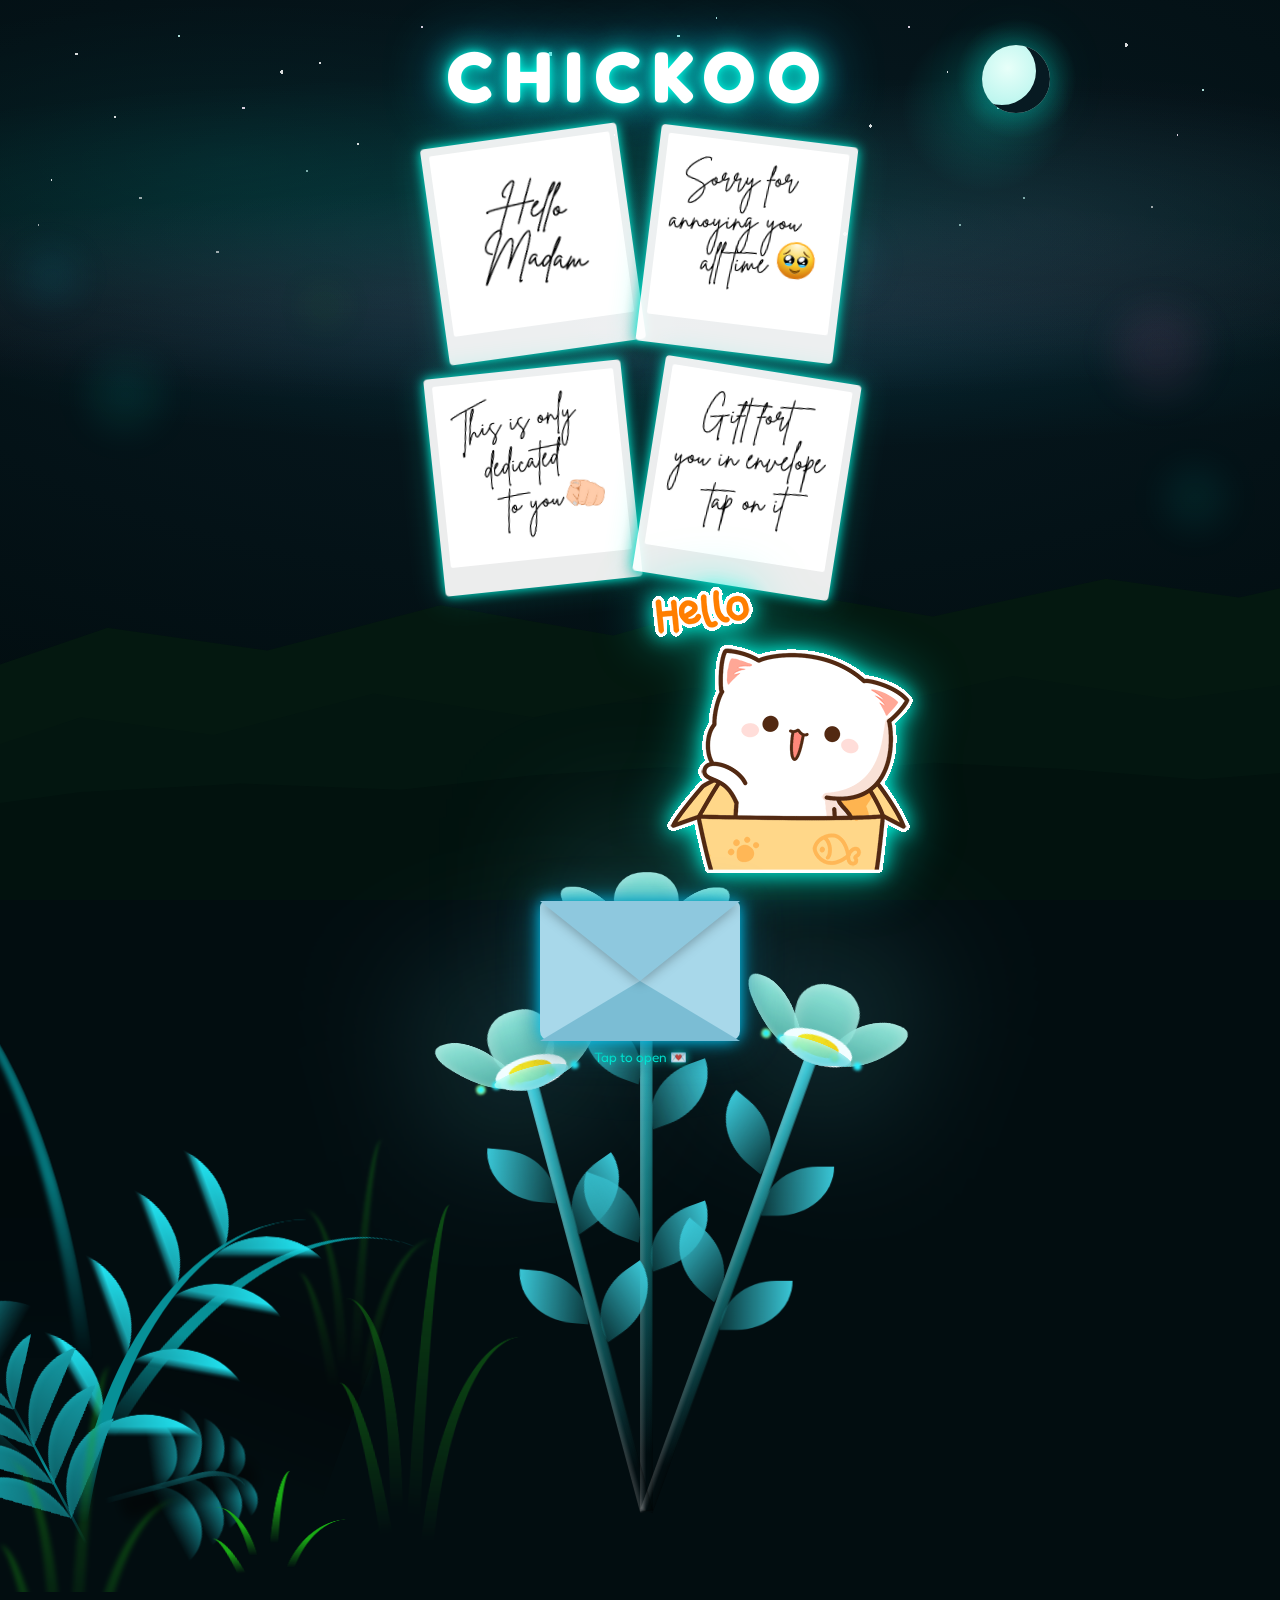
<file: index.html>
<!DOCTYPE html>
<html lang="en">
<head>
  <meta charset="UTF-8" />
  <meta name="viewport" content="width=device-width, initial-scale=1.0"/>
  <title>Chickoo 🐼</title>
  <link rel="stylesheet" href="chickoo.css" />
  <link href="https://fonts.googleapis.com/css2?family=Fredoka+One&family=Nunito:wght@400;700&display=swap" rel="stylesheet"/>
</head>
<body>

  <!-- Background layers -->
  <div class="stars"></div>
  <div class="moon"></div>
  <div class="hills">
    <div class="hills-back"></div>
    <div class="hills-mid"></div>
    <div class="hills-front"></div>
  </div>
  <div class="bokeh">
    <span></span><span></span><span></span><span></span>
    <span></span><span></span><span></span>
  </div>

  <!-- Floating Particles -->
  <div class="particles">
    <span></span><span></span><span></span><span></span><span></span>
    <span></span><span></span><span></span><span></span><span></span>
  </div>

  <!-- Title -->
  <h1 class="title">CHICKOO</h1>

  <!-- Photo Cards -->
  <div class="photos-grid">
    <div class="photo-card card-1">
      <img src="hello.png" alt="Photo 1" />
    </div>
    <div class="photo-card card-2">
      <img src="text 5.png" alt="Photo 2" />
    </div>
    <div class="photo-card card-3">
      <img src="text 4.png" alt="Photo 3" />
    </div>
    <div class="photo-card card-4">
      <img src="text 6.png" alt="Photo 4" />
    </div>
  </div>

  <!-- Panda -->
  <div class="panda-wrap">
    <div class="panda">
      <img src="hii.gif" alt="Photo 4" />
      
    </div>
  </div>

  <!-- Envelope -->
  <div class="envelope-wrap" id="envelopeWrap">
    <div class="envelope" id="envelope" onclick="openEnvelope()">
      <!-- Envelope body -->
      <div class="env-body">
        <div class="env-flap" id="envFlap"></div>
        <div class="env-letter" id="envLetter">
          <!-- Replace src with your GIF -->
          <img src="tounge_tease.gif" alt="Surprise GIF" class="letter-gif" id="letterGif"/>
          <p class="letter-text">He He He He 🐼</p>
        </div>
        <div class="env-bottom"></div>
      </div>
      <p class="tap-hint" id="tapHint">Tap to open 💌</p>
    </div>
  </div>

  <!-- Flowers -->
  <div class="flowers">
    <div class="flower flower--1">
      <div class="flower__leafs flower__leafs--1">
        <div class="flower__leaf flower__leaf--1"></div>
        <div class="flower__leaf flower__leaf--2"></div>
        <div class="flower__leaf flower__leaf--3"></div>
        <div class="flower__leaf flower__leaf--4"></div>
        <div class="flower__white-circle"></div>
        <div class="flower__light flower__light--1"></div>
        <div class="flower__light flower__light--2"></div>
        <div class="flower__light flower__light--3"></div>
        <div class="flower__light flower__light--4"></div>
        <div class="flower__light flower__light--5"></div>
        <div class="flower__light flower__light--6"></div>
        <div class="flower__light flower__light--7"></div>
        <div class="flower__light flower__light--8"></div>
      </div>
      <div class="flower__line">
        <div class="flower__line__leaf flower__line__leaf--1"></div>
        <div class="flower__line__leaf flower__line__leaf--2"></div>
        <div class="flower__line__leaf flower__line__leaf--3"></div>
        <div class="flower__line__leaf flower__line__leaf--4"></div>
        <div class="flower__line__leaf flower__line__leaf--5"></div>
        <div class="flower__line__leaf flower__line__leaf--6"></div>
      </div>
    </div>

    <div class="flower flower--2">
      <div class="flower__leafs flower__leafs--2">
        <div class="flower__leaf flower__leaf--1"></div>
        <div class="flower__leaf flower__leaf--2"></div>
        <div class="flower__leaf flower__leaf--3"></div>
        <div class="flower__leaf flower__leaf--4"></div>
        <div class="flower__white-circle"></div>
        <div class="flower__light flower__light--1"></div>
        <div class="flower__light flower__light--2"></div>
        <div class="flower__light flower__light--3"></div>
        <div class="flower__light flower__light--4"></div>
        <div class="flower__light flower__light--5"></div>
        <div class="flower__light flower__light--6"></div>
        <div class="flower__light flower__light--7"></div>
        <div class="flower__light flower__light--8"></div>
      </div>
      <div class="flower__line">
        <div class="flower__line__leaf flower__line__leaf--1"></div>
        <div class="flower__line__leaf flower__line__leaf--2"></div>
        <div class="flower__line__leaf flower__line__leaf--3"></div>
        <div class="flower__line__leaf flower__line__leaf--4"></div>
      </div>
    </div>

    <div class="flower flower--3">
      <div class="flower__leafs flower__leafs--3">
        <div class="flower__leaf flower__leaf--1"></div>
        <div class="flower__leaf flower__leaf--2"></div>
        <div class="flower__leaf flower__leaf--3"></div>
        <div class="flower__leaf flower__leaf--4"></div>
        <div class="flower__white-circle"></div>
        <div class="flower__light flower__light--1"></div>
        <div class="flower__light flower__light--2"></div>
        <div class="flower__light flower__light--3"></div>
        <div class="flower__light flower__light--4"></div>
        <div class="flower__light flower__light--5"></div>
        <div class="flower__light flower__light--6"></div>
        <div class="flower__light flower__light--7"></div>
        <div class="flower__light flower__light--8"></div>
      </div>
      <div class="flower__line">
        <div class="flower__line__leaf flower__line__leaf--1"></div>
        <div class="flower__line__leaf flower__line__leaf--2"></div>
        <div class="flower__line__leaf flower__line__leaf--3"></div>
        <div class="flower__line__leaf flower__line__leaf--4"></div>
      </div>
    </div>

    <div class="grow-ans" style="--d:1.2s">
      <div class="flower__g-long">
        <div class="flower__g-long__top"></div>
        <div class="flower__g-long__bottom"></div>
      </div>
    </div>

    <div class="growing-grass">
      <div class="flower__grass flower__grass--1">
        <div class="flower__grass--top"></div>
        <div class="flower__grass--bottom"></div>
        <div class="flower__grass__leaf flower__grass__leaf--1"></div>
        <div class="flower__grass__leaf flower__grass__leaf--2"></div>
        <div class="flower__grass__leaf flower__grass__leaf--3"></div>
        <div class="flower__grass__leaf flower__grass__leaf--4"></div>
        <div class="flower__grass__leaf flower__grass__leaf--5"></div>
        <div class="flower__grass__leaf flower__grass__leaf--6"></div>
        <div class="flower__grass__leaf flower__grass__leaf--7"></div>
        <div class="flower__grass__leaf flower__grass__leaf--8"></div>
        <div class="flower__grass__overlay"></div>
      </div>
    </div>

    <div class="growing-grass">
      <div class="flower__grass flower__grass--2">
        <div class="flower__grass--top"></div>
        <div class="flower__grass--bottom"></div>
        <div class="flower__grass__leaf flower__grass__leaf--1"></div>
        <div class="flower__grass__leaf flower__grass__leaf--2"></div>
        <div class="flower__grass__leaf flower__grass__leaf--3"></div>
        <div class="flower__grass__leaf flower__grass__leaf--4"></div>
        <div class="flower__grass__leaf flower__grass__leaf--5"></div>
        <div class="flower__grass__leaf flower__grass__leaf--6"></div>
        <div class="flower__grass__leaf flower__grass__leaf--7"></div>
        <div class="flower__grass__leaf flower__grass__leaf--8"></div>
        <div class="flower__grass__overlay"></div>
      </div>
    </div>

    <div class="grow-ans" style="--d:2.4s">
      <div class="flower__g-right flower__g-right--1"><div class="leaf"></div></div>
    </div>
    <div class="grow-ans" style="--d:2.8s">
      <div class="flower__g-right flower__g-right--2"><div class="leaf"></div></div>
    </div>

    <div class="grow-ans" style="--d:2.8s">
      <div class="flower__g-front">
        <div class="flower__g-front__leaf-wrapper flower__g-front__leaf-wrapper--1"><div class="flower__g-front__leaf"></div></div>
        <div class="flower__g-front__leaf-wrapper flower__g-front__leaf-wrapper--2"><div class="flower__g-front__leaf"></div></div>
        <div class="flower__g-front__leaf-wrapper flower__g-front__leaf-wrapper--3"><div class="flower__g-front__leaf"></div></div>
        <div class="flower__g-front__leaf-wrapper flower__g-front__leaf-wrapper--4"><div class="flower__g-front__leaf"></div></div>
        <div class="flower__g-front__leaf-wrapper flower__g-front__leaf-wrapper--5"><div class="flower__g-front__leaf"></div></div>
        <div class="flower__g-front__leaf-wrapper flower__g-front__leaf-wrapper--6"><div class="flower__g-front__leaf"></div></div>
        <div class="flower__g-front__leaf-wrapper flower__g-front__leaf-wrapper--7"><div class="flower__g-front__leaf"></div></div>
        <div class="flower__g-front__leaf-wrapper flower__g-front__leaf-wrapper--8"><div class="flower__g-front__leaf"></div></div>
        <div class="flower__g-front__line"></div>
      </div>
    </div>

    <div class="grow-ans" style="--d:3.2s">
      <div class="flower__g-fr">
        <div class="leaf"></div>
        <div class="flower__g-fr__leaf flower__g-fr__leaf--1"></div>
        <div class="flower__g-fr__leaf flower__g-fr__leaf--2"></div>
        <div class="flower__g-fr__leaf flower__g-fr__leaf--3"></div>
        <div class="flower__g-fr__leaf flower__g-fr__leaf--4"></div>
        <div class="flower__g-fr__leaf flower__g-fr__leaf--5"></div>
        <div class="flower__g-fr__leaf flower__g-fr__leaf--6"></div>
        <div class="flower__g-fr__leaf flower__g-fr__leaf--7"></div>
        <div class="flower__g-fr__leaf flower__g-fr__leaf--8"></div>
      </div>
    </div>

    <div class="long-g long-g--0">
      <div class="grow-ans" style="--d:3s"><div class="leaf leaf--0"></div></div>
      <div class="grow-ans" style="--d:2.2s"><div class="leaf leaf--1"></div></div>
      <div class="grow-ans" style="--d:3.4s"><div class="leaf leaf--2"></div></div>
      <div class="grow-ans" style="--d:3.6s"><div class="leaf leaf--3"></div></div>
    </div>
    <div class="long-g long-g--1">
      <div class="grow-ans" style="--d:3.6s"><div class="leaf leaf--0"></div></div>
      <div class="grow-ans" style="--d:3.8s"><div class="leaf leaf--1"></div></div>
      <div class="grow-ans" style="--d:4s"><div class="leaf leaf--2"></div></div>
      <div class="grow-ans" style="--d:4.2s"><div class="leaf leaf--3"></div></div>
    </div>
    <div class="long-g long-g--2">
      <div class="grow-ans" style="--d:4s"><div class="leaf leaf--0"></div></div>
      <div class="grow-ans" style="--d:4.2s"><div class="leaf leaf--1"></div></div>
      <div class="grow-ans" style="--d:4.4s"><div class="leaf leaf--2"></div></div>
      <div class="grow-ans" style="--d:4.6s"><div class="leaf leaf--3"></div></div>
    </div>
    <div class="long-g long-g--3">
      <div class="grow-ans" style="--d:4s"><div class="leaf leaf--0"></div></div>
      <div class="grow-ans" style="--d:4.2s"><div class="leaf leaf--1"></div></div>
      <div class="grow-ans" style="--d:3s"><div class="leaf leaf--2"></div></div>
      <div class="grow-ans" style="--d:3.6s"><div class="leaf leaf--3"></div></div>
    </div>
    <div class="long-g long-g--4">
      <div class="grow-ans" style="--d:4s"><div class="leaf leaf--0"></div></div>
      <div class="grow-ans" style="--d:4.2s"><div class="leaf leaf--1"></div></div>
      <div class="grow-ans" style="--d:3s"><div class="leaf leaf--2"></div></div>
      <div class="grow-ans" style="--d:3.6s"><div class="leaf leaf--3"></div></div>
    </div>
    <div class="long-g long-g--5">
      <div class="grow-ans" style="--d:4s"><div class="leaf leaf--0"></div></div>
      <div class="grow-ans" style="--d:4.2s"><div class="leaf leaf--1"></div></div>
      <div class="grow-ans" style="--d:3s"><div class="leaf leaf--2"></div></div>
      <div class="grow-ans" style="--d:3.6s"><div class="leaf leaf--3"></div></div>
    </div>
    <div class="long-g long-g--6">
      <div class="grow-ans" style="--d:4.2s"><div class="leaf leaf--0"></div></div>
      <div class="grow-ans" style="--d:4.4s"><div class="leaf leaf--1"></div></div>
      <div class="grow-ans" style="--d:4.6s"><div class="leaf leaf--2"></div></div>
      <div class="grow-ans" style="--d:4.8s"><div class="leaf leaf--3"></div></div>
    </div>
    <div class="long-g long-g--7">
      <div class="grow-ans" style="--d:3s"><div class="leaf leaf--0"></div></div>
      <div class="grow-ans" style="--d:3.2s"><div class="leaf leaf--1"></div></div>
      <div class="grow-ans" style="--d:3.5s"><div class="leaf leaf--2"></div></div>
      <div class="grow-ans" style="--d:3.6s"><div class="leaf leaf--3"></div></div>
    </div>
  </div>

  <script>
    let opened = false;
    function openEnvelope() {
      if (opened) return;
      opened = true;
      const flap = document.getElementById('envFlap');
      const letter = document.getElementById('envLetter');
      const hint = document.getElementById('tapHint');
      hint.style.display = 'none';
      flap.classList.add('open');
      setTimeout(() => {
        letter.classList.add('reveal');
      }, 600);
    }
  </script>
</body>
</html>
</file>
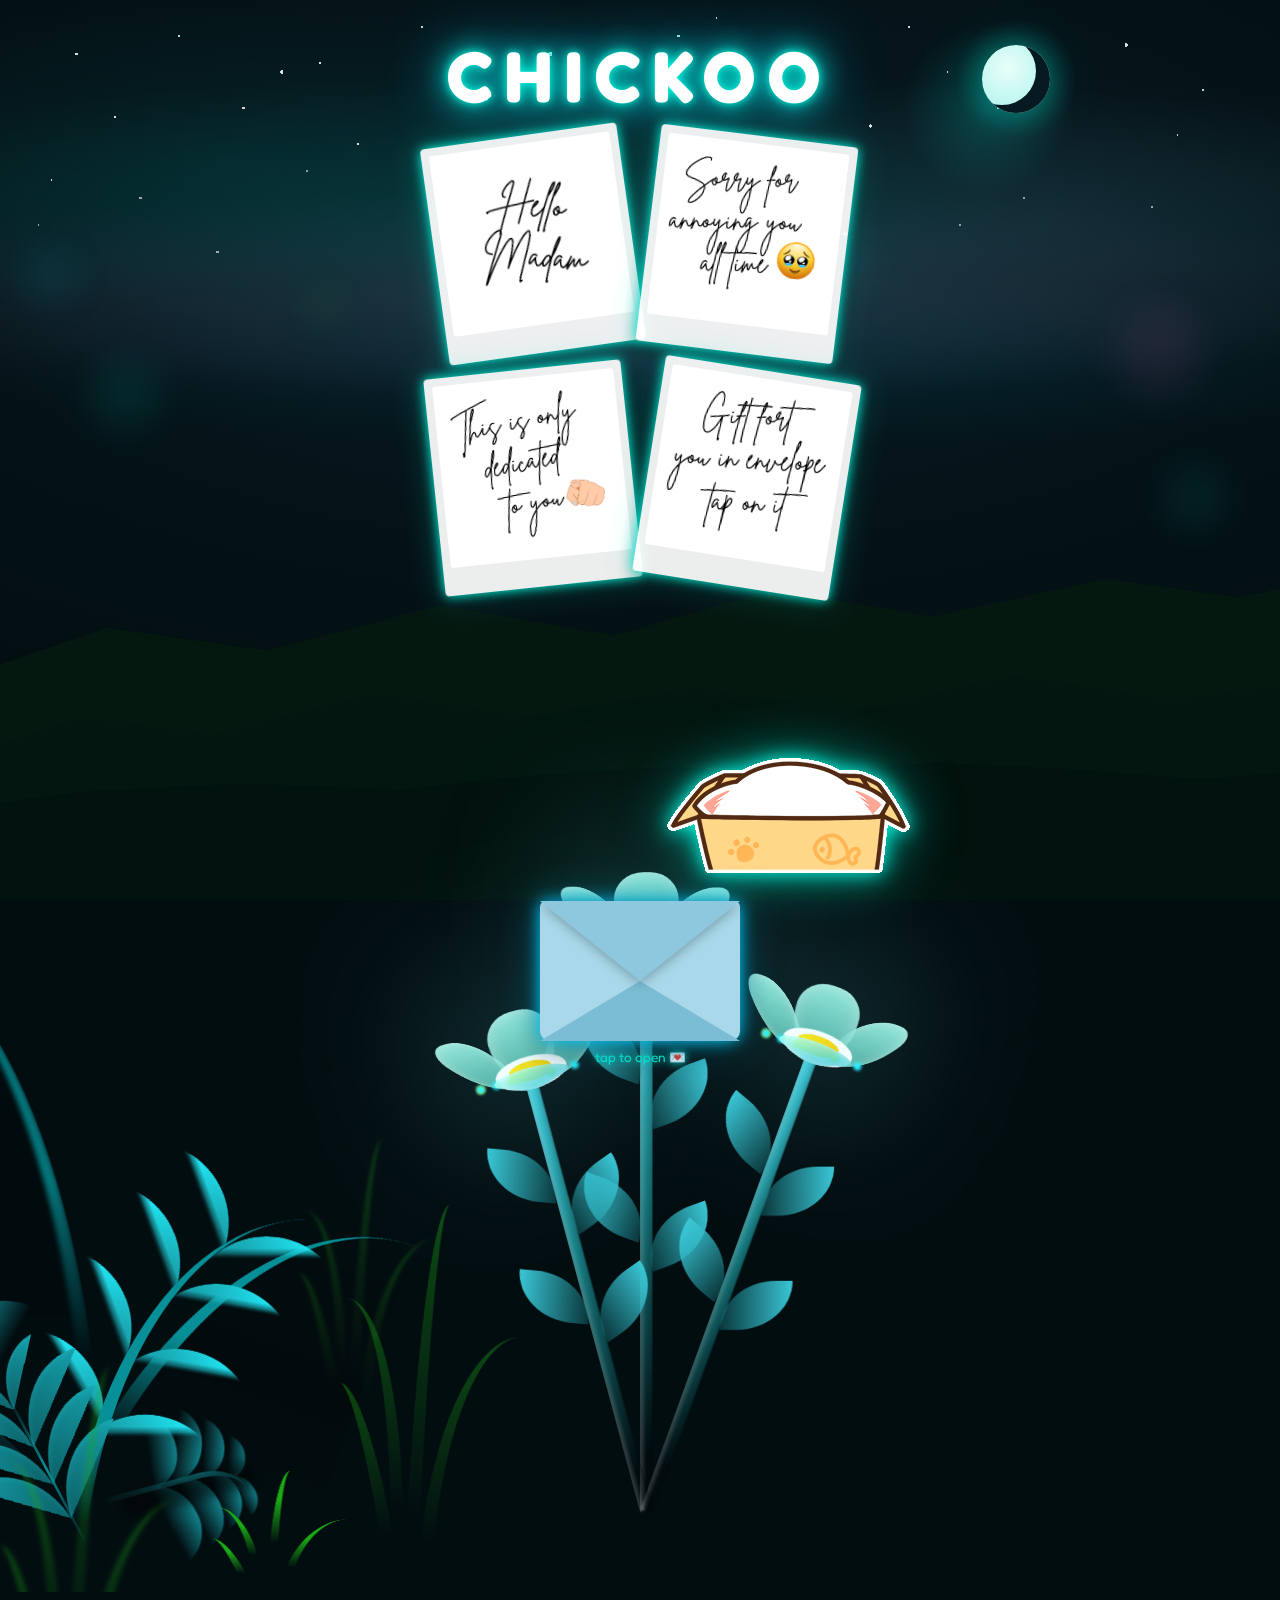
<file: chickoo.html>
<!DOCTYPE html>
<html lang="en">
<head>
  <meta charset="UTF-8" />
  <meta name="viewport" content="width=device-width, initial-scale=1.0"/>
  <title>Chickoo 🐼</title>
  <link rel="stylesheet" href="chickoo.css" />
  <link href="https://fonts.googleapis.com/css2?family=Fredoka+One&family=Nunito:wght@400;700&display=swap" rel="stylesheet"/>
</head>
<body>

  <!-- Background layers -->
  <div class="stars"></div>
  <div class="moon"></div>
  <div class="hills">
    <div class="hills-back"></div>
    <div class="hills-mid"></div>
    <div class="hills-front"></div>
  </div>
  <div class="bokeh">
    <span></span><span></span><span></span><span></span>
    <span></span><span></span><span></span>
  </div>

  <!-- Floating Particles -->
  <div class="particles">
    <span></span><span></span><span></span><span></span><span></span>
    <span></span><span></span><span></span><span></span><span></span>
  </div>

  <!-- Title -->
  <h1 class="title">CHICKOO</h1>

  <!-- Photo Cards -->
  <div class="photos-grid">
    <div class="photo-card card-1">
      <img src="hello.png" alt="Photo 1" />
    </div>
    <div class="photo-card card-2">
      <img src="text 5.png" alt="Photo 2" />
    </div>
    <div class="photo-card card-3">
      <img src="text 4.png" alt="Photo 3" />
    </div>
    <div class="photo-card card-4">
      <img src="text 6.png" alt="Photo 4" />
    </div>
  </div>

  <!-- Panda -->
  <div class="panda-wrap">
    <div class="panda">
      <img src="hii.gif" alt="Photo 4" />
      
    </div>
  </div>

  <!-- Envelope -->
  <div class="envelope-wrap" id="envelopeWrap">
    <div class="envelope" id="envelope" onclick="openEnvelope()">
      <!-- Envelope body -->
      <div class="env-body">
        <div class="env-flap" id="envFlap"></div>
        <div class="env-letter" id="envLetter">
          <!-- Replace src with your GIF -->
          <img src="tounge_tease.gif" alt="Surprise GIF" class="letter-gif" id="letterGif"/>
          <p class="letter-text">Happy Birthday Chickoo! 🎉🐼✨</p>
        </div>
        <div class="env-bottom"></div>
      </div>
      <p class="tap-hint" id="tapHint">tap to open 💌</p>
    </div>
  </div>

  <!-- Flowers -->
  <div class="flowers">
    <div class="flower flower--1">
      <div class="flower__leafs flower__leafs--1">
        <div class="flower__leaf flower__leaf--1"></div>
        <div class="flower__leaf flower__leaf--2"></div>
        <div class="flower__leaf flower__leaf--3"></div>
        <div class="flower__leaf flower__leaf--4"></div>
        <div class="flower__white-circle"></div>
        <div class="flower__light flower__light--1"></div>
        <div class="flower__light flower__light--2"></div>
        <div class="flower__light flower__light--3"></div>
        <div class="flower__light flower__light--4"></div>
        <div class="flower__light flower__light--5"></div>
        <div class="flower__light flower__light--6"></div>
        <div class="flower__light flower__light--7"></div>
        <div class="flower__light flower__light--8"></div>
      </div>
      <div class="flower__line">
        <div class="flower__line__leaf flower__line__leaf--1"></div>
        <div class="flower__line__leaf flower__line__leaf--2"></div>
        <div class="flower__line__leaf flower__line__leaf--3"></div>
        <div class="flower__line__leaf flower__line__leaf--4"></div>
        <div class="flower__line__leaf flower__line__leaf--5"></div>
        <div class="flower__line__leaf flower__line__leaf--6"></div>
      </div>
    </div>

    <div class="flower flower--2">
      <div class="flower__leafs flower__leafs--2">
        <div class="flower__leaf flower__leaf--1"></div>
        <div class="flower__leaf flower__leaf--2"></div>
        <div class="flower__leaf flower__leaf--3"></div>
        <div class="flower__leaf flower__leaf--4"></div>
        <div class="flower__white-circle"></div>
        <div class="flower__light flower__light--1"></div>
        <div class="flower__light flower__light--2"></div>
        <div class="flower__light flower__light--3"></div>
        <div class="flower__light flower__light--4"></div>
        <div class="flower__light flower__light--5"></div>
        <div class="flower__light flower__light--6"></div>
        <div class="flower__light flower__light--7"></div>
        <div class="flower__light flower__light--8"></div>
      </div>
      <div class="flower__line">
        <div class="flower__line__leaf flower__line__leaf--1"></div>
        <div class="flower__line__leaf flower__line__leaf--2"></div>
        <div class="flower__line__leaf flower__line__leaf--3"></div>
        <div class="flower__line__leaf flower__line__leaf--4"></div>
      </div>
    </div>

    <div class="flower flower--3">
      <div class="flower__leafs flower__leafs--3">
        <div class="flower__leaf flower__leaf--1"></div>
        <div class="flower__leaf flower__leaf--2"></div>
        <div class="flower__leaf flower__leaf--3"></div>
        <div class="flower__leaf flower__leaf--4"></div>
        <div class="flower__white-circle"></div>
        <div class="flower__light flower__light--1"></div>
        <div class="flower__light flower__light--2"></div>
        <div class="flower__light flower__light--3"></div>
        <div class="flower__light flower__light--4"></div>
        <div class="flower__light flower__light--5"></div>
        <div class="flower__light flower__light--6"></div>
        <div class="flower__light flower__light--7"></div>
        <div class="flower__light flower__light--8"></div>
      </div>
      <div class="flower__line">
        <div class="flower__line__leaf flower__line__leaf--1"></div>
        <div class="flower__line__leaf flower__line__leaf--2"></div>
        <div class="flower__line__leaf flower__line__leaf--3"></div>
        <div class="flower__line__leaf flower__line__leaf--4"></div>
      </div>
    </div>

    <div class="grow-ans" style="--d:1.2s">
      <div class="flower__g-long">
        <div class="flower__g-long__top"></div>
        <div class="flower__g-long__bottom"></div>
      </div>
    </div>

    <div class="growing-grass">
      <div class="flower__grass flower__grass--1">
        <div class="flower__grass--top"></div>
        <div class="flower__grass--bottom"></div>
        <div class="flower__grass__leaf flower__grass__leaf--1"></div>
        <div class="flower__grass__leaf flower__grass__leaf--2"></div>
        <div class="flower__grass__leaf flower__grass__leaf--3"></div>
        <div class="flower__grass__leaf flower__grass__leaf--4"></div>
        <div class="flower__grass__leaf flower__grass__leaf--5"></div>
        <div class="flower__grass__leaf flower__grass__leaf--6"></div>
        <div class="flower__grass__leaf flower__grass__leaf--7"></div>
        <div class="flower__grass__leaf flower__grass__leaf--8"></div>
        <div class="flower__grass__overlay"></div>
      </div>
    </div>

    <div class="growing-grass">
      <div class="flower__grass flower__grass--2">
        <div class="flower__grass--top"></div>
        <div class="flower__grass--bottom"></div>
        <div class="flower__grass__leaf flower__grass__leaf--1"></div>
        <div class="flower__grass__leaf flower__grass__leaf--2"></div>
        <div class="flower__grass__leaf flower__grass__leaf--3"></div>
        <div class="flower__grass__leaf flower__grass__leaf--4"></div>
        <div class="flower__grass__leaf flower__grass__leaf--5"></div>
        <div class="flower__grass__leaf flower__grass__leaf--6"></div>
        <div class="flower__grass__leaf flower__grass__leaf--7"></div>
        <div class="flower__grass__leaf flower__grass__leaf--8"></div>
        <div class="flower__grass__overlay"></div>
      </div>
    </div>

    <div class="grow-ans" style="--d:2.4s">
      <div class="flower__g-right flower__g-right--1"><div class="leaf"></div></div>
    </div>
    <div class="grow-ans" style="--d:2.8s">
      <div class="flower__g-right flower__g-right--2"><div class="leaf"></div></div>
    </div>

    <div class="grow-ans" style="--d:2.8s">
      <div class="flower__g-front">
        <div class="flower__g-front__leaf-wrapper flower__g-front__leaf-wrapper--1"><div class="flower__g-front__leaf"></div></div>
        <div class="flower__g-front__leaf-wrapper flower__g-front__leaf-wrapper--2"><div class="flower__g-front__leaf"></div></div>
        <div class="flower__g-front__leaf-wrapper flower__g-front__leaf-wrapper--3"><div class="flower__g-front__leaf"></div></div>
        <div class="flower__g-front__leaf-wrapper flower__g-front__leaf-wrapper--4"><div class="flower__g-front__leaf"></div></div>
        <div class="flower__g-front__leaf-wrapper flower__g-front__leaf-wrapper--5"><div class="flower__g-front__leaf"></div></div>
        <div class="flower__g-front__leaf-wrapper flower__g-front__leaf-wrapper--6"><div class="flower__g-front__leaf"></div></div>
        <div class="flower__g-front__leaf-wrapper flower__g-front__leaf-wrapper--7"><div class="flower__g-front__leaf"></div></div>
        <div class="flower__g-front__leaf-wrapper flower__g-front__leaf-wrapper--8"><div class="flower__g-front__leaf"></div></div>
        <div class="flower__g-front__line"></div>
      </div>
    </div>

    <div class="grow-ans" style="--d:3.2s">
      <div class="flower__g-fr">
        <div class="leaf"></div>
        <div class="flower__g-fr__leaf flower__g-fr__leaf--1"></div>
        <div class="flower__g-fr__leaf flower__g-fr__leaf--2"></div>
        <div class="flower__g-fr__leaf flower__g-fr__leaf--3"></div>
        <div class="flower__g-fr__leaf flower__g-fr__leaf--4"></div>
        <div class="flower__g-fr__leaf flower__g-fr__leaf--5"></div>
        <div class="flower__g-fr__leaf flower__g-fr__leaf--6"></div>
        <div class="flower__g-fr__leaf flower__g-fr__leaf--7"></div>
        <div class="flower__g-fr__leaf flower__g-fr__leaf--8"></div>
      </div>
    </div>

    <div class="long-g long-g--0">
      <div class="grow-ans" style="--d:3s"><div class="leaf leaf--0"></div></div>
      <div class="grow-ans" style="--d:2.2s"><div class="leaf leaf--1"></div></div>
      <div class="grow-ans" style="--d:3.4s"><div class="leaf leaf--2"></div></div>
      <div class="grow-ans" style="--d:3.6s"><div class="leaf leaf--3"></div></div>
    </div>
    <div class="long-g long-g--1">
      <div class="grow-ans" style="--d:3.6s"><div class="leaf leaf--0"></div></div>
      <div class="grow-ans" style="--d:3.8s"><div class="leaf leaf--1"></div></div>
      <div class="grow-ans" style="--d:4s"><div class="leaf leaf--2"></div></div>
      <div class="grow-ans" style="--d:4.2s"><div class="leaf leaf--3"></div></div>
    </div>
    <div class="long-g long-g--2">
      <div class="grow-ans" style="--d:4s"><div class="leaf leaf--0"></div></div>
      <div class="grow-ans" style="--d:4.2s"><div class="leaf leaf--1"></div></div>
      <div class="grow-ans" style="--d:4.4s"><div class="leaf leaf--2"></div></div>
      <div class="grow-ans" style="--d:4.6s"><div class="leaf leaf--3"></div></div>
    </div>
    <div class="long-g long-g--3">
      <div class="grow-ans" style="--d:4s"><div class="leaf leaf--0"></div></div>
      <div class="grow-ans" style="--d:4.2s"><div class="leaf leaf--1"></div></div>
      <div class="grow-ans" style="--d:3s"><div class="leaf leaf--2"></div></div>
      <div class="grow-ans" style="--d:3.6s"><div class="leaf leaf--3"></div></div>
    </div>
    <div class="long-g long-g--4">
      <div class="grow-ans" style="--d:4s"><div class="leaf leaf--0"></div></div>
      <div class="grow-ans" style="--d:4.2s"><div class="leaf leaf--1"></div></div>
      <div class="grow-ans" style="--d:3s"><div class="leaf leaf--2"></div></div>
      <div class="grow-ans" style="--d:3.6s"><div class="leaf leaf--3"></div></div>
    </div>
    <div class="long-g long-g--5">
      <div class="grow-ans" style="--d:4s"><div class="leaf leaf--0"></div></div>
      <div class="grow-ans" style="--d:4.2s"><div class="leaf leaf--1"></div></div>
      <div class="grow-ans" style="--d:3s"><div class="leaf leaf--2"></div></div>
      <div class="grow-ans" style="--d:3.6s"><div class="leaf leaf--3"></div></div>
    </div>
    <div class="long-g long-g--6">
      <div class="grow-ans" style="--d:4.2s"><div class="leaf leaf--0"></div></div>
      <div class="grow-ans" style="--d:4.4s"><div class="leaf leaf--1"></div></div>
      <div class="grow-ans" style="--d:4.6s"><div class="leaf leaf--2"></div></div>
      <div class="grow-ans" style="--d:4.8s"><div class="leaf leaf--3"></div></div>
    </div>
    <div class="long-g long-g--7">
      <div class="grow-ans" style="--d:3s"><div class="leaf leaf--0"></div></div>
      <div class="grow-ans" style="--d:3.2s"><div class="leaf leaf--1"></div></div>
      <div class="grow-ans" style="--d:3.5s"><div class="leaf leaf--2"></div></div>
      <div class="grow-ans" style="--d:3.6s"><div class="leaf leaf--3"></div></div>
    </div>
  </div>

  <script>
    let opened = false;
    function openEnvelope() {
      if (opened) return;
      opened = true;
      const flap = document.getElementById('envFlap');
      const letter = document.getElementById('envLetter');
      const hint = document.getElementById('tapHint');
      hint.style.display = 'none';
      flap.classList.add('open');
      setTimeout(() => {
        letter.classList.add('reveal');
      }, 600);
    }
  </script>
</body>
</html>
</file>
<file: chickoo.css>
/* ============================================
   CHICKOO — Neon Garden Birthday Page
   ============================================ */

*, *::before, *::after {
  box-sizing: border-box;
  margin: 0;
  padding: 0;
}

:root {
  --neon-teal:   #00ffe7;
  --neon-blue:   #00cfff;
  --neon-pink:   #ff6fcf;
  --neon-green:  #39ff14;
  --bg:          #020d10;
  --card-bg:     rgba(255,255,255,0.92);
  --env-blue:    #a8d8ea;
  --glow-spread: 18px;
}

/* ─── BASE ─────────────────────────────────── */
html, body {
  min-height: 100%;
  background: var(--bg);
  font-family: 'Nunito', sans-serif;
  overflow-x: hidden;
  position: relative;
}

/* ─── FLOATING PARTICLES ────────────────────── */
.particles {
  position: fixed;
  inset: 0;
  pointer-events: none;
  z-index: 0;
}
.particles span {
  position: absolute;
  width: 6px;
  height: 6px;
  border-radius: 50%;
  background: var(--neon-teal);
  box-shadow: 0 0 10px var(--neon-teal);
  animation: floatUp 8s infinite ease-in-out;
  opacity: 0;
}
.particles span:nth-child(1)  { left: 8%;  animation-delay: 0s;   background: var(--neon-teal); }
.particles span:nth-child(2)  { left: 18%; animation-delay: 1.2s; background: var(--neon-pink); }
.particles span:nth-child(3)  { left: 30%; animation-delay: 0.4s; background: var(--neon-blue); }
.particles span:nth-child(4)  { left: 45%; animation-delay: 2s;   background: var(--neon-green);}
.particles span:nth-child(5)  { left: 55%; animation-delay: 0.8s; background: var(--neon-teal); }
.particles span:nth-child(6)  { left: 65%; animation-delay: 3s;   background: var(--neon-pink); }
.particles span:nth-child(7)  { left: 74%; animation-delay: 1.5s; background: var(--neon-blue); }
.particles span:nth-child(8)  { left: 83%; animation-delay: 2.5s; background: var(--neon-green);}
.particles span:nth-child(9)  { left: 90%; animation-delay: 0.2s; background: var(--neon-teal); }
.particles span:nth-child(10) { left: 97%; animation-delay: 3.5s; background: var(--neon-pink); }

@keyframes floatUp {
  0%   { transform: translateY(100vh) scale(0.5); opacity: 0; }
  10%  { opacity: 1; }
  90%  { opacity: 0.6; }
  100% { transform: translateY(-10vh) scale(1.2); opacity: 0; }
}

/* ─── TITLE ─────────────────────────────────── */
.title {
  font-family: 'Fredoka One', cursive;
  font-size: clamp(2.4rem, 8vw, 4.5rem);
  text-align: center;
  letter-spacing: 0.18em;
  color: #fff;
  text-shadow:
    0 0 10px var(--neon-teal),
    0 0 28px var(--neon-teal),
    0 0 60px var(--neon-blue);
  padding: 2rem 0 1rem;
  position: relative;
  z-index: 10;
  animation: titlePulse 3s ease-in-out infinite;
}

@keyframes titlePulse {
  0%, 100% { text-shadow: 0 0 10px var(--neon-teal), 0 0 28px var(--neon-teal), 0 0 60px var(--neon-blue); }
  50%       { text-shadow: 0 0 20px var(--neon-pink), 0 0 50px var(--neon-pink), 0 0 90px var(--neon-teal); }
}

/* ─── PHOTO GRID ─────────────────────────────── */
.photos-grid {
  position: relative;
  z-index: 10;
  display: grid;
  grid-template-columns: 1fr 1fr;
  grid-template-rows: auto auto;
  gap: 1rem;
  max-width: 460px;
  margin: 0 auto 1rem;
  padding: 0 1.5rem;
}

.photo-card {
  background: var(--card-bg);
  border-radius: 4px;
  padding: 8px 8px 28px;
  box-shadow:
    0 0 12px var(--neon-teal),
    0 0 30px rgba(0,255,231,0.3),
    4px 6px 20px rgba(0,0,0,0.6);
  overflow: hidden;
  opacity: 0;
  transition: transform 0.3s ease, box-shadow 0.3s ease;
}
.photo-card img {
  width: 100%;
  aspect-ratio: 1 / 1;
  object-fit: cover;
  display: block;
  border-radius: 2px;
  background: #ccc;
  min-height: 100px;
}
.photo-card:hover {
  transform: scale(1.04) rotate(0deg) !important;
  box-shadow: 0 0 24px var(--neon-pink), 0 0 50px rgba(255,111,207,0.4), 6px 8px 30px rgba(0,0,0,0.7);
}

/* Slide-in animations from corners */
.card-1 { transform: rotate(-8deg) translateX(-120px) translateY(-60px); animation: slideInCard1 0.9s cubic-bezier(.22,1,.36,1) 0.3s forwards; }
.card-2 { transform: rotate(7deg)  translateX(120px)  translateY(-60px); animation: slideInCard2 0.9s cubic-bezier(.22,1,.36,1) 0.5s forwards; }
.card-3 { transform: rotate(-6deg) translateX(-120px) translateY(40px);  animation: slideInCard3 0.9s cubic-bezier(.22,1,.36,1) 0.7s forwards; }
.card-4 { transform: rotate(9deg)  translateX(120px)  translateY(40px);  animation: slideInCard4 0.9s cubic-bezier(.22,1,.36,1) 0.9s forwards; }

@keyframes slideInCard1 {
  to { transform: rotate(-8deg) translateX(0) translateY(0); opacity: 1; }
}
@keyframes slideInCard2 {
  to { transform: rotate(7deg) translateX(0) translateY(0); opacity: 1; }
}
@keyframes slideInCard3 {
  to { transform: rotate(-6deg) translateX(0) translateY(0); opacity: 1; }
}
@keyframes slideInCard4 {
  to { transform: rotate(9deg) translateX(0) translateY(0); opacity: 1; }
}

/* ─── PANDA ──────────────────────────────────── */
.panda-wrap {
  position: relative;
  z-index: 12;
  display: flex;
  justify-content: center;
  margin: -1.5rem 0 0.5rem;
}

.panda {
  width: 10px;
  filter:
    drop-shadow(0 0 10px var(--neon-teal))
    drop-shadow(0 0 25px rgba(0,255,231,0.5));
  animation: pandaBob 2.5s ease-in-out infinite;
}

.panda-svg {
  width: 100%;
  height: auto;
}

/* Waving arm */
.wave-arm {
  transform-origin: 20px 90px;
  animation: waveArm 1.2s ease-in-out infinite;
}

@keyframes waveArm {
  0%, 100% { transform: rotate(0deg); }
  30%       { transform: rotate(-30deg); }
  60%       { transform: rotate(10deg); }
}

@keyframes pandaBob {
  0%, 100% { transform: translateY(0px); }
  50%       { transform: translateY(-10px); }
}

/* ─── ENVELOPE ───────────────────────────────── */
.envelope-wrap {
  position: relative;
  z-index: 15;
  display: flex;
  justify-content: center;
  margin: 1rem 0 2rem;
  animation: floatEnvelope 3s ease-in-out infinite;
}

@keyframes floatEnvelope {
  0%, 100% { transform: translateY(0px) rotate(-1deg); }
  50%       { transform: translateY(-16px) rotate(1deg); }
}

.envelope {
  cursor: pointer;
  position: relative;
  width: 200px;
}

.tap-hint {
  text-align: center;
  color: var(--neon-teal);
  font-size: 0.85rem;
  font-family: 'Fredoka One', cursive;
  margin-top: 8px;
  text-shadow: 0 0 8px var(--neon-teal);
  animation: blink 1.5s ease-in-out infinite;
}

@keyframes blink {
  0%, 100% { opacity: 1; }
  50%       { opacity: 0.3; }
}

/* Envelope structure */
.env-body {
  position: relative;
  width: 200px;
  height: 140px;
  background: var(--env-blue);
  border-radius: 6px 6px 10px 10px;
  box-shadow:
    0 0 16px var(--neon-blue),
    0 0 40px rgba(0,207,255,0.35),
    0 8px 30px rgba(0,0,0,0.5);
  overflow: visible;
}

/* Flap (triangle) */
.env-flap {
  position: absolute;
  top: 0;
  left: 0;
  width: 0;
  height: 0;
  border-left: 100px solid transparent;
  border-right: 100px solid transparent;
  border-top: 80px solid #8ec8de;
  transform-origin: top center;
  transition: transform 0.7s cubic-bezier(.4,0,.2,1);
  z-index: 20;
  filter: drop-shadow(0 2px 6px rgba(0,0,0,0.3));
}
.env-flap.open {
  transform: rotateX(180deg);
}

/* Bottom V shape */
.env-bottom {
  position: absolute;
  bottom: 0;
  left: 0;
  width: 0;
  height: 0;
  border-left: 100px solid transparent;
  border-right: 100px solid transparent;
  border-bottom: 60px solid #7bbdd4;
  z-index: 1;
}

/* Letter / card inside envelope */
.env-letter {
  position: absolute;
  bottom: 10px;
  left: 50%;
  transform: translateX(-50%) translateY(0px);
  width: 160px;
  background: white;
  border-radius: 8px;
  padding: 10px;
  text-align: center;
  box-shadow: 0 4px 20px rgba(0,0,0,0.3);
  z-index: 5;
  opacity: 0;
  transition: transform 0.8s cubic-bezier(.22,1,.36,1), opacity 0.5s ease;
  pointer-events: none;
}
.env-letter.reveal {
  transform: translateX(-50%) translateY(-130px);
  opacity: 1;
  pointer-events: all;
}

.letter-gif {
  width: 100%;
  border-radius: 6px;
  min-height: 80px;
  background: #f0f0f0;
  display: block;
  margin-bottom: 8px;
  object-fit: cover;
}

.letter-text {
  font-family: 'Fredoka One', cursive;
  font-size: 0.8rem;
  color: #333;
  line-height: 1.4;
}

/* ─── FLOWERS (detailed) ──────────────────────── */
:root {
  --dark-color: rgba(0,0,0,0.4);
}

.flowers {
 
  position: relative;
  width: 100%;
  height: 55vmin;
  transform: scale(0.9);
  transform-origin: bottom center;
  z-index: 5;
  margin-top: 1rem;
}

.flower {
  
  position: absolute;
  bottom: 10vmin;
  transform-origin: bottom center;
  z-index: 10;
  --fl-speed: 0.8s;
}
.flower--1 {
  left: 50%;
  animation: moving-flower-1 4s linear infinite;
}
.flower--1 .flower__line {
  height: 70vmin;
  animation-delay: 0.3s;
}
.flower--1 .flower__line__leaf--1 { animation: blooming-leaf-right var(--fl-speed) 1.6s backwards; }
.flower--1 .flower__line__leaf--2 { animation: blooming-leaf-right var(--fl-speed) 1.4s backwards; }
.flower--1 .flower__line__leaf--3 { animation: blooming-leaf-left  var(--fl-speed) 1.2s backwards; }
.flower--1 .flower__line__leaf--4 { animation: blooming-leaf-left  var(--fl-speed) 1.0s backwards; }
.flower--1 .flower__line__leaf--5 { animation: blooming-leaf-right var(--fl-speed) 1.8s backwards; }
.flower--1 .flower__line__leaf--6 { animation: blooming-leaf-left  var(--fl-speed) 2.0s backwards; }

.flower--2 {
  left: 50%;
  transform: rotate(20deg);
  animation: moving-flower-2 4s linear infinite;
}
.flower--2 .flower__line {
  height: 60vmin;
  animation-delay: 0.6s;
}
.flower--2 .flower__line__leaf--1 { animation: blooming-leaf-right var(--fl-speed) 1.9s backwards; }
.flower--2 .flower__line__leaf--2 { animation: blooming-leaf-right var(--fl-speed) 1.7s backwards; }
.flower--2 .flower__line__leaf--3 { animation: blooming-leaf-left  var(--fl-speed) 1.5s backwards; }
.flower--2 .flower__line__leaf--4 { animation: blooming-leaf-left  var(--fl-speed) 1.3s backwards; }

.flower--3 {
  left: 50%;
  transform: rotate(-15deg);
  animation: moving-flower-3 4s linear infinite;
}
.flower--3 .flower__line {
  animation-delay: 0.9s;
}
.flower--3 .flower__line__leaf--1 { animation: blooming-leaf-right var(--fl-speed) 2.5s backwards; }
.flower--3 .flower__line__leaf--2 { animation: blooming-leaf-right var(--fl-speed) 2.3s backwards; }
.flower--3 .flower__line__leaf--3 { animation: blooming-leaf-left  var(--fl-speed) 2.1s backwards; }
.flower--3 .flower__line__leaf--4 { animation: blooming-leaf-left  var(--fl-speed) 1.9s backwards; }

.flower__leafs {
  position: relative;
  animation: blooming-flower 2s backwards;
}
.flower__leafs--1 { animation-delay: 1.1s; }
.flower__leafs--2 { animation-delay: 1.4s; }
.flower__leafs--3 { animation-delay: 1.7s; }
.flower__leafs::after {
  content: "";
  position: absolute;
  left: 0; top: 0;
  transform: translate(-50%, -100%);
  width: 8vmin; height: 8vmin;
  background-color: #6bf0ff;
  filter: blur(10vmin);
}

.flower__leaf {
  position: absolute;
  bottom: 0; left: 50%;
  width: 8vmin; height: 11vmin;
  border-radius: 51% 49% 47% 53% / 44% 45% 55% 69%;
  background-color: #a7ffee;
  background-image: linear-gradient(to top, #54b8aa, #a7ffee);
  transform-origin: bottom center;
  opacity: 0.9;
  box-shadow: inset 0 0 2vmin rgba(255,255,255,0.5);
}
.flower__leaf--1 { transform: translate(-10%,  1%) rotateY(40deg) rotateX(-50deg); }
.flower__leaf--2 { transform: translate(-50%, -4%) rotateX(40deg); }
.flower__leaf--3 { transform: translate(-90%,  0%) rotateY(45deg) rotateX(50deg); }
.flower__leaf--4 {
  width: 8vmin; height: 8vmin;
  transform-origin: bottom left;
  border-radius: 4vmin 10vmin 4vmin 4vmin;
  transform: translate(0%, 18%) rotateX(70deg) rotate(-43deg);
  background-image: linear-gradient(to top, #39c6d6, #a7ffee);
  z-index: 1; opacity: 0.8;
}

.flower__white-circle {
  position: absolute;
  left: -3.5vmin; top: -3vmin;
  width: 9vmin; height: 4vmin;
  border-radius: 50%;
  background-color: #fff;
}
.flower__white-circle::after {
  content: "";
  position: absolute;
  left: 50%; top: 45%;
  transform: translate(-50%, -50%);
  width: 60%; height: 60%;
  border-radius: inherit;
  background-image:
    repeating-linear-gradient(300deg, rgba(0,0,0,.03) 0px, rgba(0,0,0,.03) 1px, transparent 1px, transparent 12px),
    repeating-linear-gradient(45deg,  rgba(0,0,0,.03) 0px, rgba(0,0,0,.03) 1px, transparent 1px, transparent 12px),
    linear-gradient(90deg, rgb(255,235,18), rgb(255,206,0));
}

.flower__line {
  height: 55vmin;
  width: 1.5vmin;
  background-image:
    linear-gradient(to left, rgba(0,0,0,0.2), transparent, rgba(255,255,255,0.2)),
    linear-gradient(to top, transparent 10%, #14757a, #39c6d6);
  box-shadow: inset 0 0 2px rgba(0,0,0,0.5);
  animation: grow-flower-tree 4s backwards;
}
.flower__line__leaf {
  --w: 7vmin;
  --h: calc(var(--w) + 2vmin);
  position: absolute;
  top: 20%; left: 90%;
  width: var(--w); height: var(--h);
  border-top-right-radius: var(--h);
  border-bottom-left-radius: var(--h);
  background-image: linear-gradient(to top, rgba(20,117,122,0.4), #39c6d6);
}
.flower__line__leaf--1 { transform: rotate(70deg) rotateY(30deg); }
.flower__line__leaf--2 { top: 45%; transform: rotate(70deg) rotateY(30deg); }
.flower__line__leaf--3,
.flower__line__leaf--4,
.flower__line__leaf--6 {
  border-top-right-radius: 0;
  border-bottom-left-radius: 0;
  border-top-left-radius: var(--h);
  border-bottom-right-radius: var(--h);
  left: -460%; top: 12%;
  transform: rotate(-70deg) rotateY(30deg);
}
.flower__line__leaf--4 { top: 40%; }
.flower__line__leaf--5 { top: 0; transform-origin: left; transform: rotate(70deg) rotateY(30deg) scale(0.6); }
.flower__line__leaf--6 { top: -2%; left: -450%; transform-origin: right; transform: rotate(-70deg) rotateY(30deg) scale(0.6); }

.flower__light {
  position: absolute;
  bottom: 0; width: 1vmin; height: 1vmin;
  background-color: rgb(255,251,0);
  border-radius: 50%;
  filter: blur(0.2vmin);
  animation: light-ans 4s linear infinite backwards;
}
.flower__light:nth-child(odd) { background-color: #23f0ff; }
.flower__light--1 { left: -2vmin; animation-delay: 1.0s; }
.flower__light--2 { left:  3vmin; animation-delay: 0.5s; }
.flower__light--3 { left: -6vmin; animation-delay: 0.3s; }
.flower__light--4 { left:  6vmin; animation-delay: 0.9s; }
.flower__light--5 { left: -1vmin; animation-delay: 1.5s; }
.flower__light--6 { left: -4vmin; animation-delay: 3.0s; }
.flower__light--7 { left:  3vmin; animation-delay: 2.0s; }
.flower__light--8 { left: -6vmin; animation-delay: 3.5s; }

/* grass */
.flower__grass {
  --c: #159faa;
  --line-w: 1.5vmin;
  position: absolute;
  bottom: 12vmin; left: -7vmin;
  display: flex; flex-direction: column; align-items: flex-end;
  z-index: 20;
  transform-origin: bottom center;
  transform: rotate(-48deg) rotateY(40deg);
}
.flower__grass--1 { animation: moving-grass 2s linear infinite; }
.flower__grass--2 {
  left: 2vmin; bottom: 10vmin;
  transform: scale(0.5) rotate(75deg) rotateX(10deg) rotateY(-200deg);
  opacity: 0.8; z-index: 0;
  animation: moving-grass--2 1.5s linear infinite;
}
.flower__grass--top {
  width: 7vmin; height: 10vmin;
  border-top-right-radius: 100%;
  border-right: var(--line-w) solid var(--c);
  transform-origin: bottom center;
  transform: rotate(-2deg);
}
.flower__grass--bottom {
  margin-top: -2px;
  width: var(--line-w); height: 25vmin;
  background-image: linear-gradient(to top, transparent, var(--c));
}
.flower__grass__leaf {
  --size: 10vmin;
  position: absolute;
  width: calc(var(--size) * 2.1); height: var(--size);
  border-top-left-radius: var(--size);
  border-top-right-radius: var(--size);
  background-image: linear-gradient(to top, transparent, transparent 30%, var(--c));
  z-index: 100;
}
.flower__grass__leaf--1 { top:-6%; left:30%;   --size:6vmin;  transform:rotate(-20deg); animation:growing-grass-ans--1 2s 2.6s backwards; }
.flower__grass__leaf--2 { top:-5%; left:-110%; --size:6vmin;  transform:rotate(10deg);  animation:growing-grass-ans--2 2s 2.4s linear backwards; }
.flower__grass__leaf--3 { top:5%;  left:60%;   --size:8vmin;  transform:rotate(-18deg) rotateX(-20deg); animation:growing-grass-ans--3 2s 2.2s linear backwards; }
.flower__grass__leaf--4 { top:6%;  left:-135%; --size:8vmin;  transform:rotate(2deg);   animation:growing-grass-ans--4 2s 2s linear backwards; }
.flower__grass__leaf--5 { top:20%; left:60%;   --size:10vmin; transform:rotate(-24deg) rotateX(-20deg); animation:growing-grass-ans--5 2s 1.8s linear backwards; }
.flower__grass__leaf--6 { top:22%; left:-180%; --size:10vmin; transform:rotate(10deg);  animation:growing-grass-ans--6 2s 1.6s linear backwards; }
.flower__grass__leaf--7 { top:39%; left:70%;   --size:10vmin; transform:rotate(-10deg); animation:growing-grass-ans--7 2s 1.4s linear backwards; }
.flower__grass__leaf--8 { top:40%; left:-215%; --size:11vmin; transform:rotate(10deg);  animation:growing-grass-ans--8 2s 1.2s linear backwards; }

@keyframes growing-grass-ans--1 { 0% { transform-origin:bottom left;  transform:rotate(-20deg) scale(0); } }
@keyframes growing-grass-ans--2 { 0% { transform-origin:bottom right; transform:rotate(10deg)  scale(0); } }
@keyframes growing-grass-ans--3 { 0% { transform-origin:bottom left;  transform:rotate(-18deg) rotateX(-20deg) scale(0); } }
@keyframes growing-grass-ans--4 { 0% { transform-origin:bottom right; transform:rotate(2deg)   scale(0); } }
@keyframes growing-grass-ans--5 { 0% { transform-origin:bottom left;  transform:rotate(-24deg) rotateX(-20deg) scale(0); } }
@keyframes growing-grass-ans--6 { 0% { transform-origin:bottom right; transform:rotate(10deg)  scale(0); } }
@keyframes growing-grass-ans--7 { 0% { transform-origin:bottom left;  transform:rotate(-10deg) scale(0); } }
@keyframes growing-grass-ans--8 { 0% { transform-origin:bottom right; transform:rotate(10deg)  scale(0); } }

.flower__grass__overlay {
  position: absolute;
  top: -10%; right: 0;
  width: 100%; height: 100%;
  background-color: rgba(0,0,0,0.6);
  filter: blur(1.5vmin);
  z-index: 100;
}

/* g-long */
.flower__g-long {
  --w: 2vmin; --h: 6vmin; --c: #159faa;
  position: absolute;
  bottom: 10vmin; left: -3vmin;
  transform-origin: bottom center;
  transform: rotate(-30deg) rotateY(-20deg);
  display: flex; flex-direction: column; align-items: flex-end;
  animation: flower-g-long-ans 3s linear infinite;
}
.flower__g-long__top {
  top: calc(var(--h) * -1);
  width: calc(var(--w) + 1vmin); height: var(--h);
  border-top-right-radius: 100%;
  border-right: 0.7vmin solid var(--c);
  transform: translate(-0.7vmin, 1vmin);
}
.flower__g-long__bottom {
  width: var(--w); height: 50vmin;
  transform-origin: bottom center;
  background-image: linear-gradient(to top, transparent 30%, var(--c));
  box-shadow: inset 0 0 2px rgba(0,0,0,0.5);
  clip-path: polygon(35% 0, 65% 1%, 100% 100%, 0% 100%);
}

/* g-right */
.flower__g-right {
  position: absolute;
  bottom: 6vmin; left: -2vmin;
  transform-origin: bottom left;
  transform: rotate(20deg);
}
.flower__g-right .leaf {
  width: 30vmin; height: 50vmin;
  border-top-left-radius: 100%;
  border-left: 2vmin solid #079097;
  background-image: linear-gradient(to bottom, transparent, var(--dark-color) 60%);
  -webkit-mask-image: linear-gradient(to top, transparent 30%, #079097 60%);
}
.flower__g-right--1 { animation: flower-g-right-ans 2.5s linear infinite; }
.flower__g-right--2 {
  left: 5vmin;
  transform: rotateY(-180deg);
  animation: flower-g-right-ans--2 3s linear infinite;
}
.flower__g-right--2 .leaf { height: 75vmin; filter: blur(0.3vmin); opacity: 0.8; }

/* g-front */
.flower__g-front {
  position: absolute;
  bottom: 6vmin; left: 2.5vmin; z-index: 100;
  transform-origin: bottom center;
  transform: rotate(-28deg) rotateY(30deg) scale(1.04);
  animation: flower__g-front-ans 2s linear infinite;
}
.flower__g-front__line {
  width: 0.3vmin; height: 20vmin;
  background-image: linear-gradient(to top, transparent, #079097, transparent 100%);
  position: relative;
}
.flower__g-front__leaf-wrapper {
  position: absolute; top: 0; left: 0;
  transform-origin: bottom left;
  transform: rotate(10deg);
}
.flower__g-front__leaf-wrapper:nth-child(even) {
  left: 0;
  transform: rotateY(-180deg) rotate(5deg);
  animation: flower__g-front__leaf-left-ans 1s ease-in backwards;
}
.flower__g-front__leaf-wrapper:nth-child(odd) {
  animation: flower__g-front__leaf-ans 1s ease-in backwards;
}
.flower__g-front__leaf-wrapper--1 { top:-8vmin; transform:scale(0.7); animation: flower__g-front__leaf-ans 1s 5.5s ease-in backwards !important; }
.flower__g-front__leaf-wrapper--2 { top:-8vmin; transform:rotateY(-180deg) scale(0.7) !important; animation: flower__g-front__leaf-left-ans-2 1s 4.6s ease-in backwards !important; }
.flower__g-front__leaf-wrapper--3 { top:-3vmin; animation-delay: 4.9s !important; }
.flower__g-front__leaf-wrapper--4 { top:-3vmin; transform:rotateY(-180deg) scale(0.9) !important; animation: flower__g-front__leaf-left-ans-2 1s 4.6s ease-in backwards !important; }
.flower__g-front__leaf-wrapper--5 { top: 2vmin; animation-delay: 4.3s !important; }
.flower__g-front__leaf-wrapper--6 { top: 2vmin; animation-delay: 4.1s !important; }
.flower__g-front__leaf-wrapper--7 { top: 6.5vmin; animation-delay: 3.8s !important; }
.flower__g-front__leaf-wrapper--8 { top: 6.5vmin; animation-delay: 3.5s !important; }

.flower__g-front__leaf {
  width: 10vmin; height: 10vmin;
  border-radius: 100% 0% 0% 100% / 100% 100% 0% 0%;
  box-shadow: inset 0 2px 1vmin hsla(184,97%,58%,0.2);
  background-image:
    linear-gradient(to bottom left, transparent, var(--dark-color)),
    linear-gradient(to bottom right, #159faa 50%, transparent 50%);
  -webkit-mask-image: linear-gradient(to bottom right, #159faa 50%, transparent 50%);
  mask-image: linear-gradient(to bottom right, #159faa 50%, transparent 50%);
}

/* g-fr */
.flower__g-fr {
  position: absolute;
  bottom: -4vmin; left: 0;
  transform-origin: bottom left; z-index: 10;
  animation: flower__g-fr-ans 2s linear infinite;
}
.flower__g-fr .leaf {
  width: 30vmin; height: 50vmin;
  border-top-left-radius: 100%;
  border-left: 2vmin solid #079097;
  -webkit-mask-image: linear-gradient(to top, transparent 25%, #079097 50%);
  position: relative; z-index: 1;
}
.flower__g-fr__leaf {
  position: absolute; top: 0; left: 0;
  width: 10vmin; height: 10vmin;
  border-radius: 100% 0% 0% 100% / 100% 100% 0% 0%;
  box-shadow: inset 0 2px 1vmin hsla(184,97%,58%,0.2);
  background-image:
    linear-gradient(to bottom left, transparent, var(--dark-color) 98%),
    linear-gradient(to bottom right, #23f0ff 45%, transparent 50%);
  -webkit-mask-image: linear-gradient(135deg, #159faa 40%, transparent 50%);
}
.flower__g-fr__leaf--1 { left:20vmin; transform:rotate(45deg); animation:flower__g-fr-leaft-ans-1 0.5s 5.2s linear backwards; }
.flower__g-fr__leaf--2 { left:12vmin; top:-7vmin; transform:rotate(25deg) rotateY(-180deg); animation:flower__g-fr-leaft-ans-6 0.5s 5s linear backwards; }
.flower__g-fr__leaf--3 { left:15vmin; top:6vmin;  transform:rotate(55deg); animation:flower__g-fr-leaft-ans-5 0.5s 4.8s linear backwards; }
.flower__g-fr__leaf--4 { left:6vmin;  top:-2vmin; transform:rotate(25deg) rotateY(-180deg); animation:flower__g-fr-leaft-ans-6 0.5s 4.6s linear backwards; }
.flower__g-fr__leaf--5 { left:10vmin; top:14vmin; transform:rotate(55deg); animation:flower__g-fr-leaft-ans-5 0.5s 4.4s linear backwards; }
.flower__g-fr__leaf--6 { left:0; top:6vmin; transform:rotate(25deg) rotateY(-180deg); animation:flower__g-fr-leaft-ans-6 0.5s 4.2s linear backwards; }
.flower__g-fr__leaf--7 { left:5vmin; top:22vmin; transform:rotate(45deg); animation:flower__g-fr-leaft-ans-7 0.5s 4s linear backwards; }
.flower__g-fr__leaf--8 { left:-4vmin; top:15vmin; transform:rotate(15deg) rotateY(-180deg); animation:flower__g-fr-leaft-ans-8 0.5s 3.8s linear backwards; }

/* long-g */
.long-g {
  position: absolute;
  bottom: 25vmin; left: -42vmin;
  transform-origin: bottom left;
}
.long-g--1 { bottom:0; transform:scale(0.8) rotate(-5deg); }
.long-g--1 .leaf { -webkit-mask-image: linear-gradient(to top, transparent 40%, #079097 80%) !important; }
.long-g--1 .leaf--1 { --w:5vmin; --h:60vmin; left:-2vmin; transform:rotate(3deg) rotateY(-180deg); }
.long-g--2, .long-g--3 { bottom:-3vmin; left:-35vmin; transform-origin:center; transform:scale(0.6) rotateX(60deg); }
.long-g--2 .leaf, .long-g--3 .leaf { -webkit-mask-image: linear-gradient(to top, transparent 50%, #079097 80%) !important; }
.long-g--2 .leaf--1 { left:-1vmin; transform:rotateY(-180deg); }
.long-g--3 { left:-17vmin; bottom:0; }
.long-g--3 .leaf { -webkit-mask-image: linear-gradient(to top, transparent 40%, #079097 80%) !important; }
.long-g--4 { left:25vmin; bottom:-3vmin; transform-origin:center; transform:scale(0.6) rotateX(60deg); }
.long-g--4 .leaf { -webkit-mask-image: linear-gradient(to top, transparent 50%, #079097 80%) !important; }
.long-g--5 { left:42vmin; bottom:0; transform:scale(0.8) rotate(2deg); }
.long-g--6 { left:0; bottom:-20vmin; z-index:100; filter:blur(0.3vmin); transform:scale(0.8) rotate(2deg); }
.long-g--7 { left:35vmin; bottom:20vmin; z-index:-1; filter:blur(0.3vmin); transform:scale(0.6) rotate(2deg); opacity:0.7; }

.long-g .leaf {
  --w: 15vmin; --h: 40vmin; --c: #1aaa15;
  position: absolute; bottom: 0;
  width: var(--w); height: var(--h);
  border-top-left-radius: 100%;
  border-left: 2vmin solid var(--c);
  -webkit-mask-image: linear-gradient(to top, transparent 20%, var(--dark-color));
  transform-origin: bottom center;
}
.long-g .leaf--0 { left:2vmin; animation:leaf-ans-1 4s linear infinite; }
.long-g .leaf--1 { --w:5vmin; --h:60vmin; animation:leaf-ans-1 4s linear infinite; }
.long-g .leaf--2 { --w:10vmin; --h:40vmin; left:-0.5vmin; bottom:5vmin; transform-origin:bottom left; transform:rotateY(-180deg); animation:leaf-ans-2 3s linear infinite; }
.long-g .leaf--3 { --w:5vmin; --h:30vmin; left:-1vmin; bottom:3.2vmin; transform-origin:bottom left; transform:rotate(-10deg) rotateY(-180deg); animation:leaf-ans-3 3s linear infinite; }

/* ─── FLOWER KEYFRAMES ────────────────────────── */
@keyframes leaf-ans-1 { 0%,100%{transform:rotate(-5deg) scale(1);} 50%{transform:rotate(5deg) scale(1.1);} }
@keyframes leaf-ans-2 { 0%,100%{transform:rotateY(-180deg) rotate(5deg);} 50%{transform:rotateY(-180deg) rotate(0deg) scale(1.1);} }
@keyframes leaf-ans-3 { 0%,100%{transform:rotate(-10deg) rotateY(-180deg);} 50%{transform:rotate(-20deg) rotateY(-180deg);} }
@keyframes grow-ans { 0%{transform:scale(0);opacity:0;} }
@keyframes light-ans {
  0%  {opacity:0;transform:translateY(0);}
  25% {opacity:1;transform:translateY(-5vmin) translateX(-2vmin);}
  50% {opacity:1;transform:translateY(-15vmin) translateX(2vmin);filter:blur(0.2vmin);}
  75% {transform:translateY(-20vmin) translateX(-2vmin);filter:blur(0.2vmin);}
  100%{transform:translateY(-30vmin);opacity:0;filter:blur(1vmin);}
}
@keyframes moving-flower-1 { 0%,100%{transform:rotate(2deg);}  50%{transform:rotate(-2deg);} }
@keyframes moving-flower-2 { 0%,100%{transform:rotate(18deg);} 50%{transform:rotate(14deg);} }
@keyframes moving-flower-3 { 0%,100%{transform:rotate(-18deg);} 50%{transform:rotate(-20deg) rotateY(-10deg);} }
@keyframes blooming-leaf-right { 0%{transform-origin:left;  transform:rotate(70deg)  rotateY(30deg) scale(0);} }
@keyframes blooming-leaf-left  { 0%{transform-origin:right; transform:rotate(-70deg) rotateY(30deg) scale(0);} }
@keyframes grow-flower-tree { 0%{height:0;border-radius:1vmin;} }
@keyframes blooming-flower  { 0%{transform:scale(0);} }
@keyframes moving-grass     { 0%,100%{transform:rotate(-48deg) rotateY(40deg);} 50%{transform:rotate(-50deg) rotateY(40deg);} }
@keyframes moving-grass--2  { 0%,100%{transform:scale(0.5) rotate(75deg) rotateX(10deg) rotateY(-200deg);} 50%{transform:scale(0.5) rotate(79deg) rotateX(10deg) rotateY(-200deg);} }
@keyframes flower-g-long-ans { 0%,100%{transform:rotate(-30deg) rotateY(-20deg);} 50%{transform:rotate(-32deg) rotateY(-20deg);} }
@keyframes flower-g-right-ans    { 0%,100%{transform:rotate(20deg);} 50%{transform:rotate(24deg) rotateX(-20deg);} }
@keyframes flower-g-right-ans--2 { 0%,100%{transform:rotateY(-180deg) rotate(0deg) rotateX(-20deg);} 50%{transform:rotateY(-180deg) rotate(6deg) rotateX(-20deg);} }
@keyframes flower__g-front-ans   { 0%,100%{transform:rotate(-28deg) rotateY(30deg) scale(1.04);} 50%{transform:rotate(-35deg) rotateY(40deg) scale(1.04);} }
@keyframes flower__g-fr-ans      { 0%,100%{transform:rotate(2deg);} 50%{transform:rotate(4deg);} }
@keyframes flower__g-front__leaf-ans        { 0%{transform:rotate(10deg) scale(0);} }
@keyframes flower__g-front__leaf-left-ans   { 0%{transform:rotateY(-180deg) rotate(5deg) scale(0);} }
@keyframes flower__g-front__leaf-left-ans-2 { 0%{transform:rotateY(-180deg) scale(0);} }
@keyframes flower__g-fr-leaft-ans-1 { 0%{transform-origin:left;  transform:rotate(45deg) scale(0);} }
@keyframes flower__g-fr-leaft-ans-5 { 0%{transform-origin:left;  transform:rotate(55deg) scale(0);} }
@keyframes flower__g-fr-leaft-ans-6 { 0%{transform-origin:right; transform:rotate(25deg) rotateY(-180deg) scale(0);} }
@keyframes flower__g-fr-leaft-ans-7 { 0%{transform-origin:left;  transform:rotate(45deg) scale(0);} }
@keyframes flower__g-fr-leaft-ans-8 { 0%{transform-origin:right; transform:rotate(15deg) rotateY(-180deg) scale(0);} }

.grow-ans { animation: grow-ans 2s var(--d) backwards; }
.growing-grass { animation: growing-grass-ans 1s 2s backwards; }
@keyframes growing-grass-ans { 0%{transform:scale(0);} }
.not-loaded * { animation-play-state: paused !important; }

/* ─── RESPONSIVE ──────────────────────────────── */
@media (max-width: 400px) {
  .photos-grid { max-width: 340px; gap: 0.6rem; padding: 0 1rem; }
  .env-body, .envelope { width: 170px; }
  .env-flap { border-left-width: 85px; border-right-width: 85px; }
  .env-bottom { border-left-width: 85px; border-right-width: 85px; }
  .env-letter { width: 136px; }
  .panda { width: 95px; }
}

/* ─── BACKGROUND — Night Garden ────────────── */
body {
  background-color: #020d10;
  background-image:
    radial-gradient(ellipse 80% 18% at 50% 26%, rgba(0,255,231,0.13) 0%, transparent 100%),
    radial-gradient(ellipse 70% 12% at 45% 33%, rgba(255,111,207,0.10) 0%, transparent 100%),
    radial-gradient(ellipse 60% 10% at 55% 40%, rgba(0,207,255,0.08) 0%, transparent 100%),
    radial-gradient(ellipse 40% 18% at 18% 18%, rgba(0,255,231,0.05) 0%, transparent 100%),
    radial-gradient(ellipse 35% 16% at 82% 24%, rgba(255,111,207,0.06) 0%, transparent 100%),
    radial-gradient(circle 120px at 77% 12%, rgba(0,255,231,0.18) 0%, transparent 70%),
    radial-gradient(ellipse 100% 60% at 50% 28%, #071a22 0%, #020d10 100%);
  background-attachment: fixed;
}

/* Stars layer */
.stars {
  position: fixed;
  inset: 0;
  z-index: 0;
  pointer-events: none;
  overflow: hidden;
}
.stars::before {
  content: '';
  position: absolute;
  inset: 0;
  background-image:
    radial-gradient(1.5px 1.5px at  6%  6%, #fff 100%, transparent),
    radial-gradient(1.0px 1.0px at 14%  4%, #c8fff8 100%, transparent),
    radial-gradient(1.8px 1.8px at 22%  8%, #fff 100%, transparent),
    radial-gradient(1.2px 1.2px at 33%  3%, #ffeeff 100%, transparent),
    radial-gradient(2.0px 2.0px at 43%  6%, #fff 100%, transparent),
    radial-gradient(1.4px 1.4px at 53%  4%, #c8fff8 100%, transparent),
    radial-gradient(1.6px 1.6px at 63%  7%, #fff 100%, transparent),
    radial-gradient(1.1px 1.1px at 71%  3%, #ffeeff 100%, transparent),
    radial-gradient(1.8px 1.8px at 88%  5%, #fff 100%, transparent),
    radial-gradient(1.3px 1.3px at 94% 10%, #c8fff8 100%, transparent),
    radial-gradient(1.0px 1.0px at  9% 13%, #fff 100%, transparent),
    radial-gradient(1.5px 1.5px at 19% 12%, #ffeeff 100%, transparent),
    radial-gradient(1.2px 1.2px at 28% 16%, #fff 100%, transparent),
    radial-gradient(1.6px 1.6px at 38% 11%, #c8fff8 100%, transparent),
    radial-gradient(1.0px 1.0px at 48% 15%, #fff 100%, transparent),
    radial-gradient(1.4px 1.4px at 58% 10%, #ffeeff 100%, transparent),
    radial-gradient(1.7px 1.7px at 68% 14%, #fff 100%, transparent),
    radial-gradient(1.1px 1.1px at 78% 12%, #c8fff8 100%, transparent),
    radial-gradient(0.8px 0.8px at  4% 20%, #fff 100%, transparent),
    radial-gradient(0.8px 0.8px at 25%  7%, #fff 100%, transparent),
    radial-gradient(0.9px 0.9px at 47% 18%, #fff 100%, transparent),
    radial-gradient(0.7px 0.7px at 56%  2%, #c8fff8 100%, transparent),
    radial-gradient(0.8px 0.8px at 74%  8%, #fff 100%, transparent),
    radial-gradient(0.6px 0.6px at 92% 15%, #ffeeff 100%, transparent);
  background-size: 100% 100%;
  background-repeat: no-repeat;
  opacity: 0.85;
  animation: twinkle 6s ease-in-out infinite alternate;
}
.stars::after {
  content: '';
  position: absolute;
  inset: 0;
  background-image:
    radial-gradient(1.4px 1.4px at 11% 22%, #fff 100%, transparent),
    radial-gradient(1.0px 1.0px at 24% 19%, #c8fff8 100%, transparent),
    radial-gradient(1.6px 1.6px at 36% 24%, #fff 100%, transparent),
    radial-gradient(1.2px 1.2px at 52% 20%, #ffeeff 100%, transparent),
    radial-gradient(1.8px 1.8px at 66% 26%, #fff 100%, transparent),
    radial-gradient(1.1px 1.1px at 80% 22%, #c8fff8 100%, transparent),
    radial-gradient(0.8px 0.8px at  3% 25%, #fff 100%, transparent),
    radial-gradient(0.7px 0.7px at 44% 27%, #c8fff8 100%, transparent),
    radial-gradient(0.9px 0.9px at 90% 23%, #fff 100%, transparent),
    radial-gradient(1.3px 1.3px at 17% 28%, #fff 100%, transparent),
    radial-gradient(1.5px 1.5px at 60% 30%, #ffeeff 100%, transparent),
    radial-gradient(1.0px 1.0px at 75% 25%, #c8fff8 100%, transparent);
  background-size: 100% 100%;
  background-repeat: no-repeat;
  opacity: 0.6;
  animation: twinkle 8s ease-in-out infinite alternate-reverse;
}
@keyframes twinkle {
  0%   { opacity: 0.6; }
  50%  { opacity: 0.95; }
  100% { opacity: 0.65; }
}

/* Moon */
.moon {
  position: fixed;
  top: 5%;
  right: 18%;
  width: 68px;
  height: 68px;
  z-index: 1;
  pointer-events: none;
}
.moon::before {
  content: '';
  position: absolute;
  inset: -28px;
  border-radius: 50%;
  background: radial-gradient(circle, rgba(0,255,231,0.22) 0%, transparent 70%);
  animation: moonGlow 4s ease-in-out infinite;
}
.moon::after {
  content: '';
  position: absolute;
  inset: 0;
  border-radius: 50%;
  background: radial-gradient(circle at 38% 34%, #e8fff9, #a0f0e8);
  box-shadow:
    inset -14px -8px 0 0 #071a22,
    0 0 30px rgba(0,255,231,0.3),
    0 0 70px rgba(0,255,231,0.12);
}
@keyframes moonGlow {
  0%, 100% { opacity: 0.8; transform: scale(1); }
  50%       { opacity: 1;   transform: scale(1.05); }
}

/* Rolling hills at bottom */
.hills {
  position: fixed;
  bottom: 0;
  left: 0;
  right: 0;
  height: 42vh;
  z-index: 2;
  pointer-events: none;
}
.hills-back {
  position: absolute;
  bottom: 0; left: -2%; right: -2%;
  height: 100%;
  background: #041810;
  clip-path: polygon(0% 40%, 10% 28%, 22% 34%, 35% 22%, 48% 30%, 60% 18%, 72% 25%, 85% 15%, 95% 20%, 100% 16%, 100% 100%, 0% 100%);
  box-shadow: 0 -2px 20px rgba(57,255,20,0.06);
}
.hills-mid {
  position: absolute;
  bottom: 0; left: -2%; right: -2%;
  height: 78%;
  background: #031610;
  clip-path: polygon(0% 50%, 8% 38%, 18% 44%, 30% 30%, 42% 38%, 54% 28%, 66% 36%, 78% 24%, 90% 32%, 100% 26%, 100% 100%, 0% 100%);
  box-shadow: 0 -2px 16px rgba(0,255,231,0.07);
}
.hills-front {
  position: absolute;
  bottom: 0; left: -2%; right: -2%;
  height: 55%;
  background: #02120e;
  clip-path: polygon(0% 55%, 8% 48%, 20% 44%, 32% 47%, 42% 40%, 52% 36%, 62% 39%, 72% 34%, 82% 37%, 92% 42%, 100% 38%, 100% 100%, 0% 100%);
  box-shadow: 0 -1px 12px rgba(0,207,255,0.08);
}

/* Bokeh orbs */
.bokeh {
  position: fixed;
  inset: 0;
  z-index: 1;
  pointer-events: none;
  overflow: hidden;
}
.bokeh span {
  position: absolute;
  border-radius: 50%;
  filter: blur(18px);
  animation: bokehDrift 12s ease-in-out infinite;
}
.bokeh span:nth-child(1) { width:70px;  height:70px;  left:7%;  top:40%; background:rgba(0,255,231,0.08);   animation-delay:0s;   animation-duration:11s; }
.bokeh span:nth-child(2) { width:90px;  height:90px;  left:87%; top:34%; background:rgba(255,111,207,0.08);  animation-delay:2s;   animation-duration:14s; }
.bokeh span:nth-child(3) { width:50px;  height:50px;  left:2%;  top:28%; background:rgba(0,207,255,0.09);   animation-delay:1s;   animation-duration:9s;  }
.bokeh span:nth-child(4) { width:60px;  height:60px;  left:91%; top:52%; background:rgba(0,255,231,0.07);   animation-delay:3s;   animation-duration:13s; }
.bokeh span:nth-child(5) { width:40px;  height:40px;  left:46%; top:36%; background:rgba(255,111,207,0.06);  animation-delay:5s;   animation-duration:10s; }
.bokeh span:nth-child(6) { width:55px;  height:55px;  left:64%; top:26%; background:rgba(0,207,255,0.07);   animation-delay:4s;   animation-duration:12s; }
.bokeh span:nth-child(7) { width:35px;  height:35px;  left:24%; top:32%; background:rgba(57,255,20,0.06);   animation-delay:6s;   animation-duration:15s; }

@keyframes bokehDrift {
  0%, 100% { transform: translateY(0) scale(1);    opacity: 0.6; }
  50%       { transform: translateY(-20px) scale(1.12); opacity: 1; }
}
</file>
